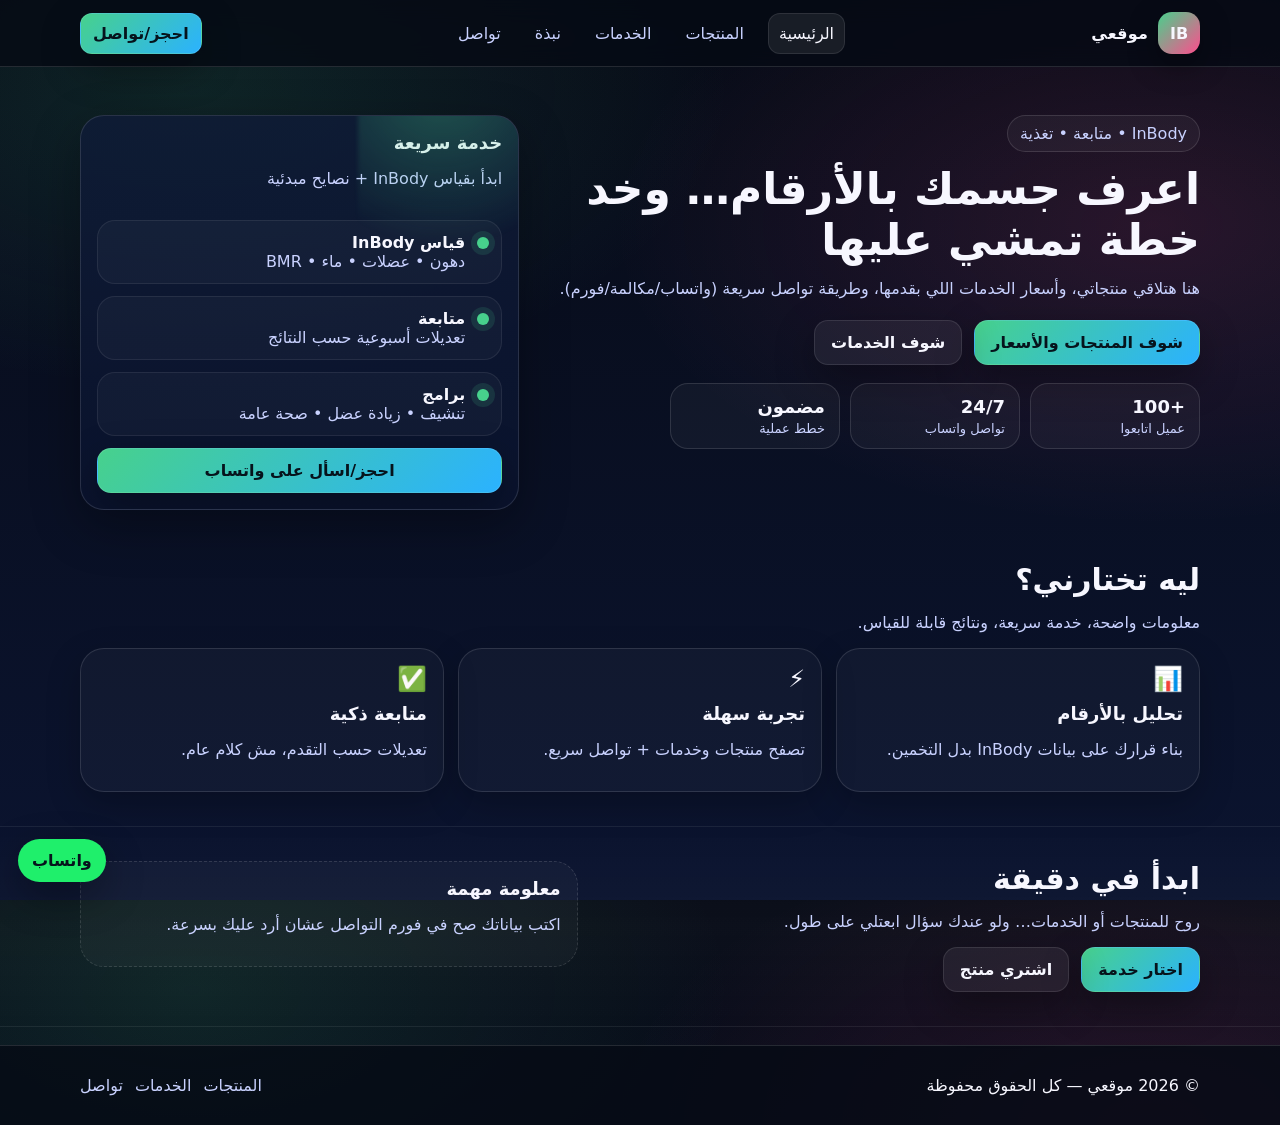
<file: index.html>
<!-- index.html -->
<!doctype html>
<html lang="ar" dir="rtl">
<head>
  <meta charset="UTF-8" />
  <meta name="viewport" content="width=device-width, initial-scale=1.0" />
  <title>موقعي | InBody & Nutrition</title>
  <link rel="stylesheet" href="styles.css" />
</head>
<body>
  <header class="topbar">
    <div class="container nav">
      <a class="brand" href="index.html">
        <span class="logo">IB</span>
        <span class="brandText">موقعي</span>
      </a>

      <nav class="links" aria-label="التنقل">
        <a class="active" href="index.html">الرئيسية</a>
        <a href="products.html">المنتجات</a>
        <a href="services.html">الخدمات</a>
        <a href="about.html">نبذة</a>
        <a href="contact.html">تواصل</a>
      </nav>

      <a class="btn btnSmall" href="contact.html">احجز/تواصل</a>
      <button class="burger" id="burger" aria-label="فتح القائمة">☰</button>
    </div>

    <div class="mobileMenu" id="mobileMenu">
      <a href="index.html">الرئيسية</a>
      <a href="products.html">المنتجات</a>
      <a href="services.html">الخدمات</a>
      <a href="about.html">نبذة</a>
      <a href="contact.html">تواصل</a>
    </div>
  </header>

  <main>
    <section class="hero">
      <div class="container heroGrid">
        <div>
          <p class="badge">InBody • متابعة • تغذية</p>
          <h1 class="h1">اعرف جسمك بالأرقام… وخد خطة تمشي عليها</h1>
          <p class="lead">
            هنا هتلاقي منتجاتي، وأسعار الخدمات اللي بقدمها، وطريقة تواصل سريعة (واتساب/مكالمة/فورم).
          </p>

          <div class="ctaRow">
            <a class="btn" href="products.html">شوف المنتجات والأسعار</a>
            <a class="btn btnGhost" href="services.html">شوف الخدمات</a>
          </div>

          <div class="miniStats">
            <div class="stat">
              <div class="statNum">+100</div>
              <div class="statLbl">عميل اتابعوا</div>
            </div>
            <div class="stat">
              <div class="statNum">24/7</div>
              <div class="statLbl">تواصل واتساب</div>
            </div>
            <div class="stat">
              <div class="statNum">مضمون</div>
              <div class="statLbl">خطط عملية</div>
            </div>
          </div>
        </div>

        <div class="heroCard">
          <div class="glow"></div>
          <div class="cardHead">
            <h3 class="h3">خدمة سريعة</h3>
            <p class="muted">ابدأ بقياس InBody + نصايح مبدئية</p>
          </div>

          <div class="cardBody">
            <div class="feature">
              <span class="dot"></span>
              <div>
                <div class="fTitle">قياس InBody</div>
                <div class="muted">دهون • عضلات • ماء • BMR</div>
              </div>
            </div>

            <div class="feature">
              <span class="dot"></span>
              <div>
                <div class="fTitle">متابعة</div>
                <div class="muted">تعديلات أسبوعية حسب النتائج</div>
              </div>
            </div>

            <div class="feature">
              <span class="dot"></span>
              <div>
                <div class="fTitle">برامج</div>
                <div class="muted">تنشيف • زيادة عضل • صحة عامة</div>
              </div>
            </div>

            <a class="btn btnWide" href="contact.html">احجز/اسأل على واتساب</a>
          </div>
        </div>
      </div>
    </section>

    <section class="section">
      <div class="container">
        <div class="sectionHead">
          <h2 class="h2">ليه تختارني؟</h2>
          <p class="muted">معلومات واضحة، خدمة سريعة، ونتائج قابلة للقياس.</p>
        </div>

        <div class="grid3">
          <div class="card">
            <div class="icon">📊</div>
            <h3 class="h3">تحليل بالأرقام</h3>
            <p class="muted">بناء قرارك على بيانات InBody بدل التخمين.</p>
          </div>
          <div class="card">
            <div class="icon">⚡</div>
            <h3 class="h3">تجربة سهلة</h3>
            <p class="muted">تصفح منتجات وخدمات + تواصل سريع.</p>
          </div>
          <div class="card">
            <div class="icon">✅</div>
            <h3 class="h3">متابعة ذكية</h3>
            <p class="muted">تعديلات حسب التقدم، مش كلام عام.</p>
          </div>
        </div>
      </div>
    </section>

    <section class="section alt">
      <div class="container">
        <div class="split">
          <div>
            <h2 class="h2">ابدأ في دقيقة</h2>
            <p class="muted">روح للمنتجات أو الخدمات… ولو عندك سؤال ابعتلي على طول.</p>
            <div class="ctaRow">
              <a class="btn" href="services.html">اختار خدمة</a>
              <a class="btn btnGhost" href="products.html">اشتري منتج</a>
            </div>
          </div>
          <div class="note">
            <h3 class="h3">معلومة مهمة</h3>
            <p class="muted">اكتب بياناتك صح في فورم التواصل عشان أرد عليك بسرعة.</p>
          </div>
        </div>
      </div>
    </section>
  </main>

  <a class="waFloat" href="https://wa.me/201000993007" target="_blank" rel="noopener" aria-label="واتساب">
    <span>واتساب</span>
  </a>

  <footer class="footer">
    <div class="container foot">
      <p>© <span id="year"></span> موقعي — كل الحقوق محفوظة</p>
      <div class="footLinks">
        <a href="products.html">المنتجات</a>
        <a href="services.html">الخدمات</a>
        <a href="contact.html">تواصل</a>
      </div>
    </div>
  </footer>

  <script src="main.js"></script>
</body>

</html>
</file>
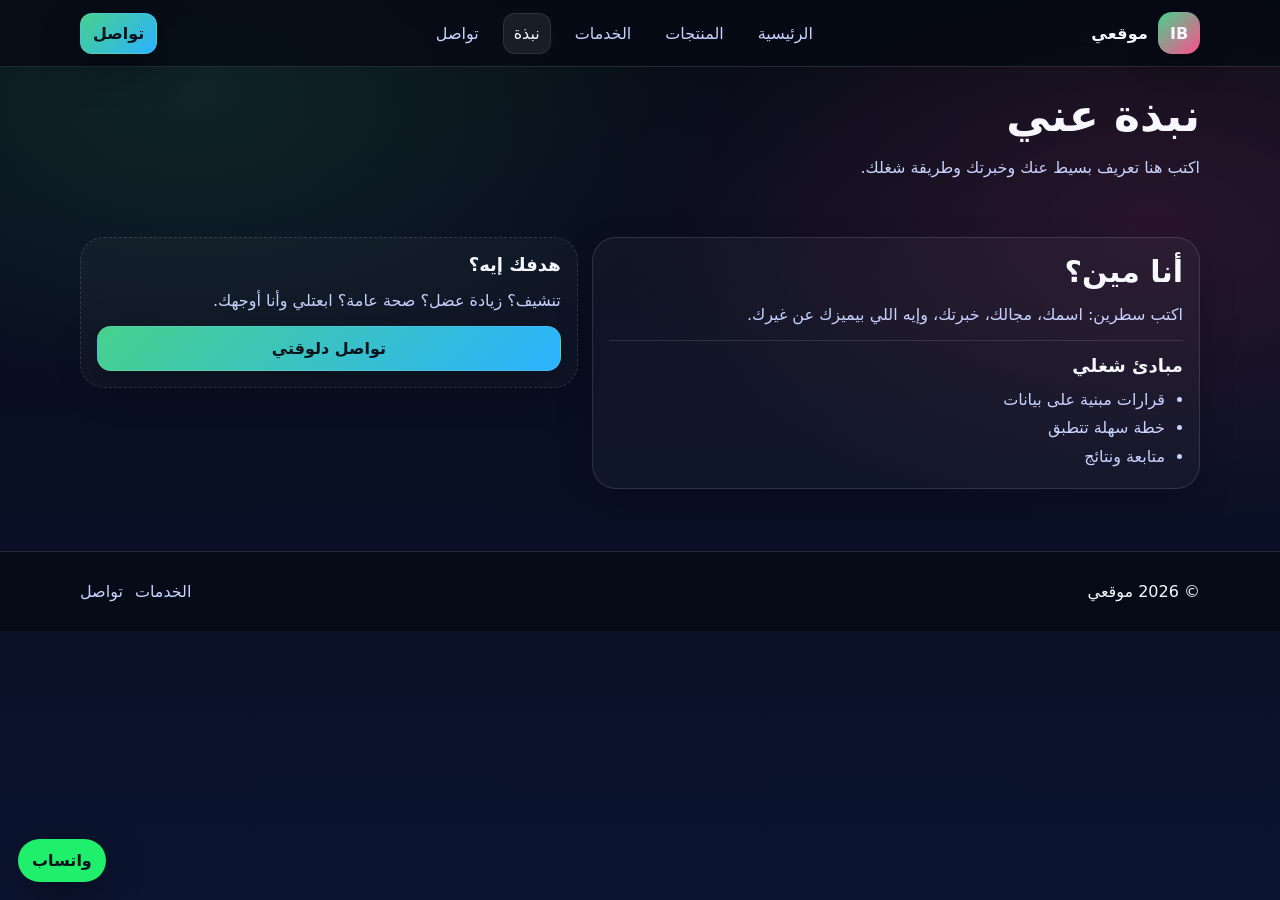
<file: about.html>
<!-- about.html -->
<!doctype html>
<html lang="ar" dir="rtl">
<head>
  <meta charset="UTF-8" />
  <meta name="viewport" content="width=device-width, initial-scale=1.0" />
  <title>نبذة | موقعي</title>
  <link rel="stylesheet" href="styles.css" />
</head>
<body>
  <header class="topbar">
    <div class="container nav">
      <a class="brand" href="index.html"><span class="logo">IB</span><span class="brandText">موقعي</span></a>
      <nav class="links">
        <a href="index.html">الرئيسية</a>
        <a href="products.html">المنتجات</a>
        <a href="services.html">الخدمات</a>
        <a class="active" href="about.html">نبذة</a>
        <a href="contact.html">تواصل</a>
      </nav>
      <a class="btn btnSmall" href="contact.html">تواصل</a>
      <button class="burger" id="burger" aria-label="فتح القائمة">☰</button>
    </div>
    <div class="mobileMenu" id="mobileMenu">
      <a href="index.html">الرئيسية</a>
      <a href="products.html">المنتجات</a>
      <a href="services.html">الخدمات</a>
      <a href="about.html">نبذة</a>
      <a href="contact.html">تواصل</a>
    </div>
  </header>

  <main class="page">
    <section class="pageHead">
      <div class="container">
        <h1 class="h1">نبذة عني</h1>
        <p class="muted">اكتب هنا تعريف بسيط عنك وخبرتك وطريقة شغلك.</p>
      </div>
    </section>

    <section class="section">
      <div class="container">
        <div class="split">
          <div class="card">
            <h2 class="h2">أنا مين؟</h2>
            <p class="muted">
              اكتب سطرين: اسمك، مجالك، خبرتك، وإيه اللي بيميزك عن غيرك.
            </p>
            <div class="hr"></div>
            <h3 class="h3">مبادئ شغلي</h3>
            <ul class="list">
              <li>قرارات مبنية على بيانات</li>
              <li>خطة سهلة تتطبق</li>
              <li>متابعة ونتائج</li>
            </ul>
          </div>

          <div class="note">
            <h3 class="h3">هدفك إيه؟</h3>
            <p class="muted">تنشيف؟ زيادة عضل؟ صحة عامة؟ ابعتلي وأنا أوجهك.</p>
            <a class="btn btnWide" href="contact.html">تواصل دلوقتي</a>
          </div>
        </div>
      </div>
    </section>
  </main>

  <a class="waFloat" href="https://wa.me/201000000000" target="_blank" rel="noopener"><span>واتساب</span></a>

  <footer class="footer">
    <div class="container foot">
      <p>© <span id="year"></span> موقعي</p>
      <div class="footLinks">
        <a href="services.html">الخدمات</a>
        <a href="contact.html">تواصل</a>
      </div>
    </div>
  </footer>

  <script src="main.js"></script>
</body>
</html>
</file>
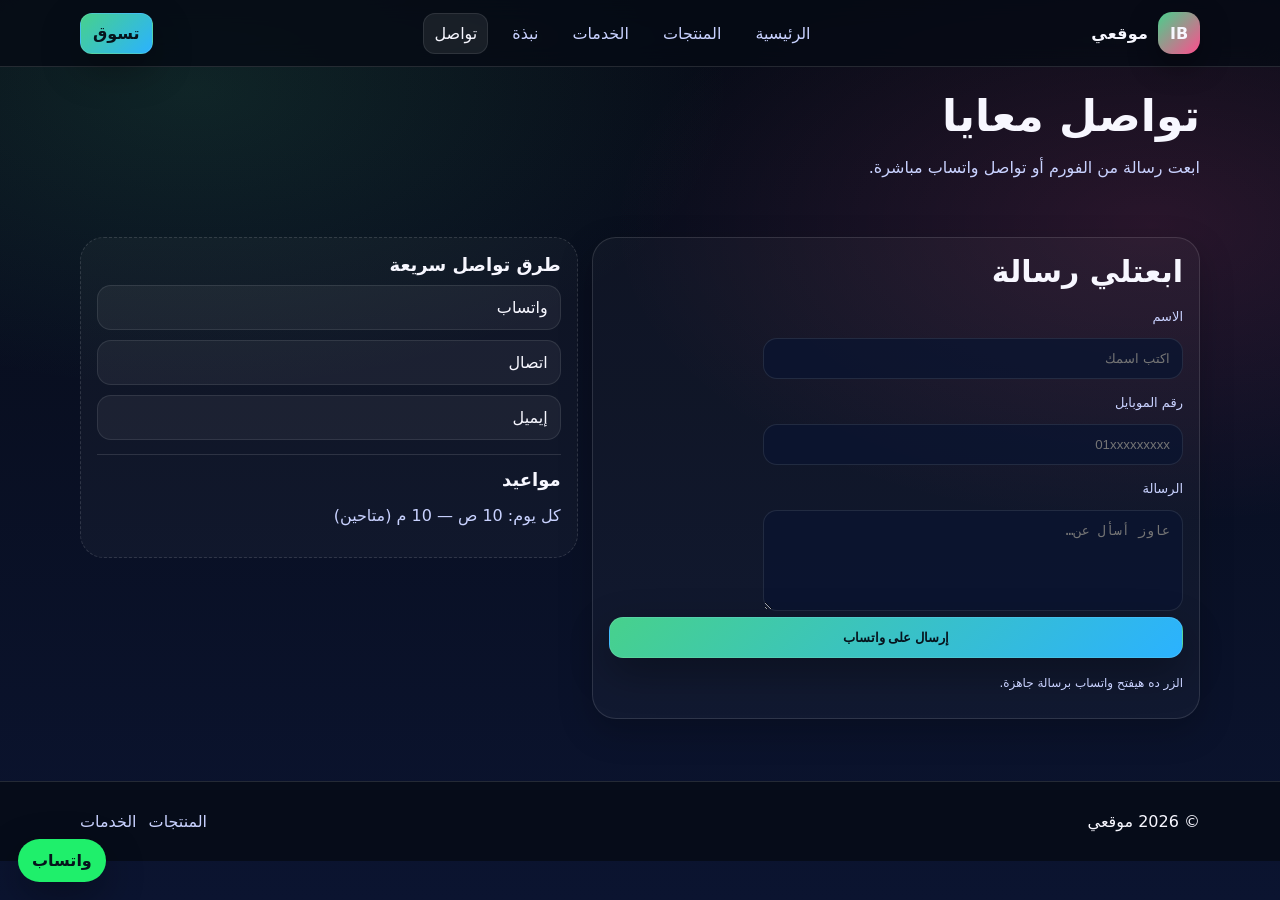
<file: contact.html>
<!-- contact.html -->
<!doctype html>
<html lang="ar" dir="rtl">
<head>
  <meta charset="UTF-8" />
  <meta name="viewport" content="width=device-width, initial-scale=1.0" />
  <title>تواصل | موقعي</title>
  <link rel="stylesheet" href="styles.css" />
</head>
<body>
  <header class="topbar">
    <div class="container nav">
      <a class="brand" href="index.html"><span class="logo">IB</span><span class="brandText">موقعي</span></a>
      <nav class="links">
        <a href="index.html">الرئيسية</a>
        <a href="products.html">المنتجات</a>
        <a href="services.html">الخدمات</a>
        <a href="about.html">نبذة</a>
        <a class="active" href="contact.html">تواصل</a>
      </nav>
      <a class="btn btnSmall" href="products.html">تسوق</a>
      <button class="burger" id="burger" aria-label="فتح القائمة">☰</button>
    </div>
    <div class="mobileMenu" id="mobileMenu">
      <a href="index.html">الرئيسية</a>
      <a href="products.html">المنتجات</a>
      <a href="services.html">الخدمات</a>
      <a href="about.html">نبذة</a>
      <a href="contact.html">تواصل</a>
    </div>
  </header>

  <main class="page">
    <section class="pageHead">
      <div class="container">
        <h1 class="h1">تواصل معايا</h1>
        <p class="muted">ابعت رسالة من الفورم أو تواصل واتساب مباشرة.</p>
      </div>
    </section>

    <section class="section">
      <div class="container">
        <div class="split">
          <div class="card">
            <h2 class="h2">ابعتلي رسالة</h2>

            <!-- فورم بسيط (بدون باك اند) -->
            <form class="form" onsubmit="return openWhatsAppMessage(event)">
              <label class="lbl">الاسم</label>
              <input class="input" id="name" required placeholder="اكتب اسمك" />

              <label class="lbl">رقم الموبايل</label>
              <input class="input" id="phone" required placeholder="01xxxxxxxxx" />

              <label class="lbl">الرسالة</label>
              <textarea class="input" id="msg" rows="5" required placeholder="عاوز أسأل عن…"></textarea>

              <button class="btn btnWide" type="submit">إرسال على واتساب</button>
              <p class="muted tiny">الزر ده هيفتح واتساب برسالة جاهزة.</p>
            </form>
          </div>

          <div class="note">
            <h3 class="h3">طرق تواصل سريعة</h3>
            <div class="contactBox">
              <a class="contactLink" href="https://wa.me/201000993007" target="_blank" rel="noopener">واتساب</a>
              <a class="contactLink" href="tel:+201000993007">اتصال</a>
              <a class="contactLink" href="abdo3007@email.com">إيميل</a>
            </div>

            <div class="hr"></div>

            <h3 class="h3">مواعيد</h3>
            <p class="muted">كل يوم: 10 ص — 10 م (متاحين)</p>
          </div>
        </div>
      </div>
    </section>
  </main>

  <a class="waFloat" href="https://wa.me/201000993007" target="_blank" rel="noopener"><span>واتساب</span></a>

  <footer class="footer">
    <div class="container foot">
      <p>© <span id="year"></span> موقعي</p>
      <div class="footLinks">
        <a href="products.html">المنتجات</a>
        <a href="services.html">الخدمات</a>
      </div>
    </div>
  </footer>

  <script src="main.js"></script>
</body>
</html>
</file>
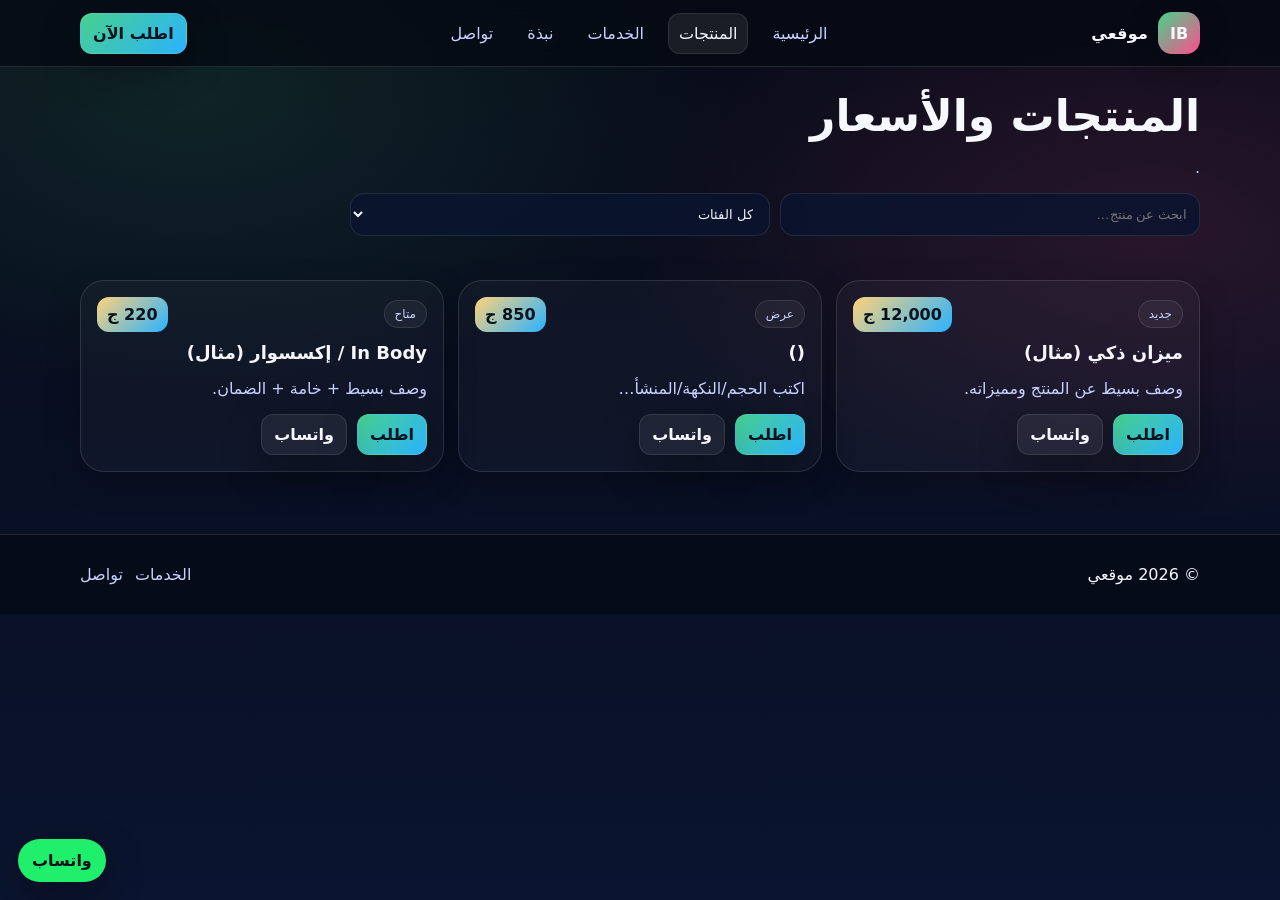
<file: products.html>
<!-- products.html -->
<!doctype html>
<html lang="ar" dir="rtl">
<head>
  <meta charset="UTF-8" />
  <meta name="viewport" content="width=device-width, initial-scale=1.0" />
  <title>المنتجات | موقعي</title>
  <link rel="stylesheet" href="styles.css" />
</head>
<body>
  <header class="topbar">
    <div class="container nav">
      <a class="brand" href="index.html"><span class="logo">IB</span><span class="brandText">موقعي</span></a>
      <nav class="links">
        <a href="index.html">الرئيسية</a>
        <a class="active" href="products.html">المنتجات</a>
        <a href="services.html">الخدمات</a>
        <a href="about.html">نبذة</a>
        <a href="contact.html">تواصل</a>
      </nav>
      <a class="btn btnSmall" href="contact.html">اطلب الآن</a>
      <button class="burger" id="burger" aria-label="فتح القائمة">☰</button>
    </div>
    <div class="mobileMenu" id="mobileMenu">
      <a href="index.html">الرئيسية</a>
      <a href="products.html">المنتجات</a>
      <a href="services.html">الخدمات</a>
      <a href="about.html">نبذة</a>
      <a href="contact.html">تواصل</a>
    </div>
  </header>

  <main class="page">
    <section class="pageHead">
      <div class="container">
        <h1 class="h1">المنتجات والأسعار</h1>
        <p class="muted">.</p>

        <div class="filters">
          <input class="input" id="search" type="search" placeholder="ابحث عن منتج…" />
          <select class="input" id="category">
            <option value="all">كل الفئات</option>
            <option value="device">أجهزة</option>
            <option value="supp"></option>
            <option value="acc">إكسسوارات</option>
          </select>
        </div>
      </div>
    </section>

    <section class="section">
      <div class="container">
        <div class="grid3" id="productsGrid">

          <article class="card product" data-cat="device">
            <div class="productTop">
              <div class="pill">جديد</div>
              <div class="price">12,000 ج</div>
            </div>
            <h3 class="h3">ميزان ذكي (مثال)</h3>
            <p class="muted">وصف بسيط عن المنتج ومميزاته.</p>
            <div class="row">
              <a class="btn btnSmall" href="contact.html">اطلب</a>
              <a class="btn btnSmall btnGhost" href="https://wa.me/201000000000" target="_blank" rel="noopener">واتساب</a>
            </div>
          </article>

          <article class="card product" data-cat="supp">
            <div class="productTop">
              <div class="pill">عرض</div>
              <div class="price">850 ج</div>
            </div>
            <h3 class="h3"> ()</h3>
            <p class="muted">اكتب الحجم/النكهة/المنشأ…</p>
            <div class="row">
              <a class="btn btnSmall" href="contact.html">اطلب</a>
              <a class="btn btnSmall btnGhost" href="https://wa.me/201000000000" target="_blank" rel="noopener">واتساب</a>
            </div>
          </article>

          <article class="card product" data-cat="acc">
            <div class="productTop">
              <div class="pill">متاح</div>
              <div class="price">220 ج</div>
            </div>
            <h3 class="h3">In Body / إكسسوار (مثال)</h3>
            <p class="muted">وصف بسيط + خامة + الضمان.</p>
            <div class="row">
              <a class="btn btnSmall" href="contact.html">اطلب</a>
              <a class="btn btnSmall btnGhost" href="https://wa.me/201000000000" target="_blank" rel="noopener">واتساب</a>
            </div>
          </article>

        </div>
      </div>
    </section>
  </main>

  <a class="waFloat" href="https://wa.me/201000993007" target="_blank" rel="noopener"><span>واتساب</span></a>

  <footer class="footer">
    <div class="container foot">
      <p>© <span id="year"></span> موقعي</p>
      <div class="footLinks">
        <a href="services.html">الخدمات</a>
        <a href="contact.html">تواصل</a>
      </div>
    </div>
  </footer>

  <script src="main.js"></script>
</body>
</html>
</file>
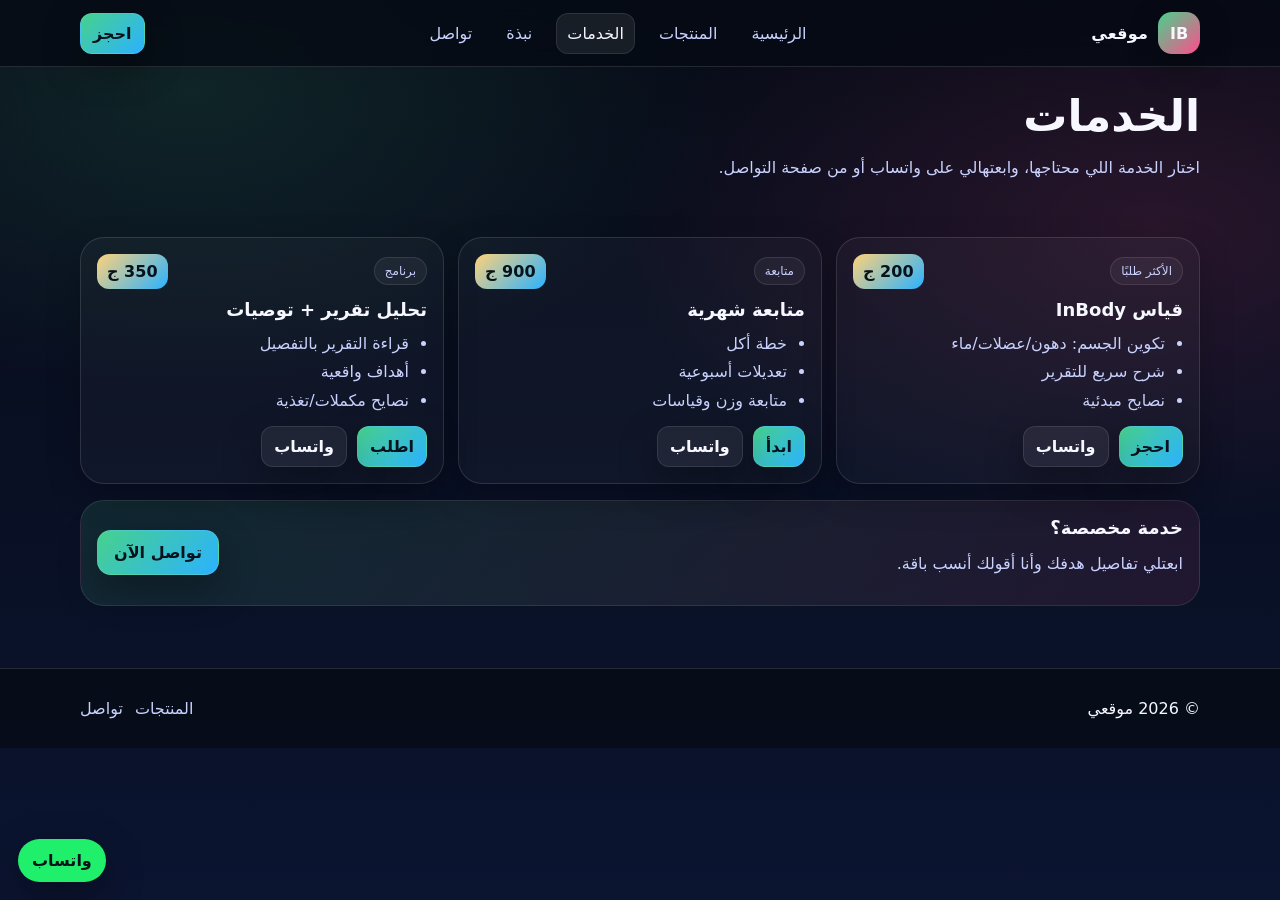
<file: services.html>
<!-- services.html -->
<!doctype html>
<html lang="ar" dir="rtl">
<head>
  <meta charset="UTF-8" />
  <meta name="viewport" content="width=device-width, initial-scale=1.0" />
  <title>الخدمات | موقعي</title>
  <link rel="stylesheet" href="styles.css" />
</head>
<body>
  <header class="topbar">
    <div class="container nav">
      <a class="brand" href="index.html"><span class="logo">IB</span><span class="brandText">موقعي</span></a>
      <nav class="links">
        <a href="index.html">الرئيسية</a>
        <a href="products.html">المنتجات</a>
        <a class="active" href="services.html">الخدمات</a>
        <a href="about.html">نبذة</a>
        <a href="contact.html">تواصل</a>
      </nav>
      <a class="btn btnSmall" href="contact.html">احجز</a>
      <button class="burger" id="burger" aria-label="فتح القائمة">☰</button>
    </div>
    <div class="mobileMenu" id="mobileMenu">
      <a href="index.html">الرئيسية</a>
      <a href="products.html">المنتجات</a>
      <a href="services.html">الخدمات</a>
      <a href="about.html">نبذة</a>
      <a href="contact.html">تواصل</a>
    </div>
  </header>

  <main class="page">
    <section class="pageHead">
      <div class="container">
        <h1 class="h1">الخدمات</h1>
        <p class="muted">اختار الخدمة اللي محتاجها، وابعتهالي على واتساب أو من صفحة التواصل.</p>
      </div>
    </section>

    <section class="section">
      <div class="container">
        <div class="grid3">

          <article class="card service">
            <div class="serviceTop">
              <div class="pill">الأكثر طلبًا</div>
              <div class="price">200 ج</div>
            </div>
            <h3 class="h3">قياس InBody</h3>
            <ul class="list">
              <li>تكوين الجسم: دهون/عضلات/ماء</li>
              <li>شرح سريع للتقرير</li>
              <li>نصايح مبدئية</li>
            </ul>
            <div class="row">
              <a class="btn btnSmall" href="contact.html">احجز</a>
              <a class="btn btnSmall btnGhost" href="https://wa.me/201000000000" target="_blank" rel="noopener">واتساب</a>
            </div>
          </article>

          <article class="card service">
            <div class="serviceTop">
              <div class="pill">متابعة</div>
              <div class="price">900 ج</div>
            </div>
            <h3 class="h3">متابعة شهرية</h3>
            <ul class="list">
              <li>خطة أكل</li>
              <li>تعديلات أسبوعية</li>
              <li>متابعة وزن وقياسات</li>
            </ul>
            <div class="row">
              <a class="btn btnSmall" href="contact.html">ابدأ</a>
              <a class="btn btnSmall btnGhost" href="https://wa.me/201000000000" target="_blank" rel="noopener">واتساب</a>
            </div>
          </article>

          <article class="card service">
            <div class="serviceTop">
              <div class="pill">برنامج</div>
              <div class="price">350 ج</div>
            </div>
            <h3 class="h3">تحليل تقرير + توصيات</h3>
            <ul class="list">
              <li>قراءة التقرير بالتفصيل</li>
              <li>أهداف واقعية</li>
              <li>نصايح مكملات/تغذية</li>
            </ul>
            <div class="row">
              <a class="btn btnSmall" href="contact.html">اطلب</a>
              <a class="btn btnSmall btnGhost" href="https://wa.me/201000000000" target="_blank" rel="noopener">واتساب</a>
            </div>
          </article>

        </div>

        <div class="banner">
          <div>
            <h3 class="h3">خدمة مخصصة؟</h3>
            <p class="muted">ابعتلي تفاصيل هدفك وأنا أقولك أنسب باقة.</p>
          </div>
          <a class="btn" href="contact.html">تواصل الآن</a>
        </div>
      </div>
    </section>
  </main>

  <a class="waFloat" href="https://wa.me/201000000000" target="_blank" rel="noopener"><span>واتساب</span></a>

  <footer class="footer">
    <div class="container foot">
      <p>© <span id="year"></span> موقعي</p>
      <div class="footLinks">
        <a href="products.html">المنتجات</a>
        <a href="contact.html">تواصل</a>
      </div>
    </div>
  </footer>

  <script src="main.js"></script>
</body>
</html>
</file>
<file: styles.css>
/* styles.css */
:root{
  --bg1:#070b16;
  --bg2:#0b1430;
  --card:#0f1b38cc;
  --txt:#f7f7ff;
  --muted:#c9d2ff;
  --line:#ffffff1f;
  --brand:#47d18c;
  --brand2:#7cf0b7;
  --pink:#ff4d8d;
  --warn:#ffd27a;
  --shadow: 0 16px 50px #00000055;
  --r:18px;
}

*{box-sizing:border-box}
html,body{height:100%}
body{
  margin:0;
  font-family: system-ui, -apple-system, "Segoe UI", Tahoma, Arial;
  color:var(--txt);
  background:
    radial-gradient(900px 500px at 15% 10%, #47d18c20, transparent 60%),
    radial-gradient(900px 500px at 90% 25%, #ff4d8d22, transparent 60%),
    linear-gradient(180deg, var(--bg1), var(--bg2));
}

a{color:inherit; text-decoration:none}
.container{width:min(1120px, 92%); margin-inline:auto}

.topbar{
  position:sticky; top:0; z-index:50;
  backdrop-filter: blur(12px);
  background: #060a14cc;
  border-bottom:1px solid var(--line);
}
.nav{
  display:flex; align-items:center; justify-content:space-between;
  padding:12px 0;
  gap:14px;
}
.brand{display:flex; align-items:center; gap:10px}
.logo{
  width:42px; height:42px; border-radius:14px;
  display:grid; place-items:center;
  background: linear-gradient(135deg, var(--brand), var(--pink));
  box-shadow: 0 10px 30px #00000066;
  font-weight:900;
}
.brandText{font-weight:800; letter-spacing:.2px}

.links{display:flex; gap:14px; align-items:center}
.links a{
  padding:10px 10px;
  border-radius:12px;
  color:var(--muted);
  transition: .2s ease;
}
.links a:hover{background:#ffffff10; color:var(--txt)}
.links a.active{background:#ffffff14; color:var(--txt); border:1px solid #ffffff18}

.burger{
  display:none;
  border:1px solid var(--line);
  background:#ffffff0d;
  color:var(--txt);
  border-radius:12px;
  padding:10px 12px;
}

.mobileMenu{
  display:none;
  border-top:1px solid var(--line);
  padding:10px 0;
}
.mobileMenu a{
  display:block;
  padding:12px 4%;
  color:var(--muted);
}
.mobileMenu a:hover{background:#ffffff0d; color:var(--txt)}

.btn{
  display:inline-flex; align-items:center; justify-content:center;
  gap:10px;
  padding:12px 16px;
  border-radius:14px;
  border:1px solid #ffffff1a;
  background: linear-gradient(135deg, #47d18c, #2bb2ff);
  color:#06131c;
  font-weight:800;
  box-shadow: 0 14px 40px #00000055;
  transition:.18s ease;
}
.btn:hover{transform: translateY(-1px); filter:saturate(1.08)}
.btn:active{transform: translateY(0px)}
.btnGhost{
  background:#ffffff10;
  color:var(--txt);
}
.btnSmall{padding:10px 12px; border-radius:12px; font-weight:800}
.btnWide{width:100%}

.hero{padding:48px 0 18px}
.heroGrid{
  display:grid;
  grid-template-columns: 1.2fr .8fr;
  gap:22px;
  align-items:stretch;
}
.badge{
  display:inline-flex;
  padding:8px 12px;
  border:1px solid var(--line);
  background:#ffffff0b;
  border-radius:999px;
  color:var(--muted);
  margin:0 0 12px;
}
.h1{font-size: clamp(28px, 4vw, 44px); margin:0 0 10px; line-height:1.15}
.h2{font-size: clamp(22px, 2.6vw, 30px); margin:0 0 10px}
.h3{font-size: 18px; margin:0 0 8px}
.lead{color:var(--muted); line-height:1.8; margin:0 0 16px}

.ctaRow{display:flex; gap:12px; flex-wrap:wrap}

.miniStats{
  display:flex; gap:10px; flex-wrap:wrap;
  margin-top:18px;
}
.stat{
  min-width: 170px;
  padding:12px 14px;
  border:1px solid var(--line);
  background:#ffffff0a;
  border-radius: var(--r);
}
.statNum{font-weight:900; font-size:18px}
.statLbl{color:var(--muted); font-size:13px; margin-top:4px}

.heroCard{
  position:relative;
  border:1px solid var(--line);
  background: linear-gradient(180deg, #0f1b38cc, #0b1430cc);
  border-radius: calc(var(--r) + 6px);
  overflow:hidden;
  box-shadow: var(--shadow);
}
.glow{
  position:absolute; inset:-120px -120px auto auto;
  width:280px; height:280px;
  background: radial-gradient(circle at 30% 30%, #47d18c55, transparent 60%);
  filter: blur(2px);
}
.cardHead{padding:16px 16px 0}
.cardBody{padding:16px; display:grid; gap:12px}
.feature{
  display:flex; gap:12px; align-items:flex-start;
  padding:12px;
  border-radius: var(--r);
  border:1px solid #ffffff14;
  background:#ffffff08;
}
.dot{
  width:12px; height:12px; border-radius:999px;
  background: var(--brand);
  margin-top:4px;
  box-shadow: 0 0 0 6px #47d18c22;
}
.fTitle{font-weight:900}
.muted{color:var(--muted)}
.tiny{font-size:12px}

.section{padding:34px 0}
.section.alt{
  background: linear-gradient(180deg, transparent, #ffffff05, transparent);
  border-top:1px solid #ffffff12;
  border-bottom:1px solid #ffffff12;
}
.sectionHead{margin-bottom:16px}

.grid3{
  display:grid;
  grid-template-columns: repeat(3, 1fr);
  gap:14px;
}
.card{
  border:1px solid var(--line);
  background:#ffffff08;
  border-radius: calc(var(--r) + 6px);
  padding:16px;
  box-shadow: 0 12px 34px #0000003a;
}
.icon{font-size:24px; margin-bottom:10px}

.page{padding-bottom:10px}
.pageHead{padding:24px 0 10px}
.filters{
  display:flex; gap:10px; flex-wrap:wrap;
  margin-top:12px;
}
.input{
  width:min(420px, 100%);
  padding:12px 12px;
  border-radius:14px;
  border:1px solid #ffffff18;
  background:#0b1430cc;
  color:var(--txt);
  outline:none;
}
.input:focus{border-color:#47d18c88; box-shadow: 0 0 0 4px #47d18c22}
.lbl{display:block; margin:10px 0 8px; color:var(--muted); font-size:13px}
.form{display:grid; gap:6px}

.row{display:flex; gap:10px; align-items:center; flex-wrap:wrap; margin-top:10px}
.list{margin:10px 0 0; padding:0 18px; color:var(--muted); line-height:1.8}
.hr{height:1px; background:var(--line); margin:14px 0}

.productTop,.serviceTop{
  display:flex; align-items:center; justify-content:space-between; gap:10px;
  margin-bottom:10px;
}
.pill{
  padding:6px 10px;
  border-radius:999px;
  border:1px solid #ffffff1a;
  background:#ffffff0d;
  color:var(--muted);
  font-size:12px;
}
.price{
  font-weight:900;
  color:#06131c;
  background: linear-gradient(135deg, var(--warn), #2bb2ff);
  padding:8px 10px;
  border-radius:12px;
}

.split{
  display:grid;
  grid-template-columns: 1.1fr .9fr;
  gap:14px;
  align-items:start;
}
.note{
  border:1px dashed #ffffff22;
  background:#ffffff08;
  border-radius: calc(var(--r) + 6px);
  padding:16px;
}
.contactBox{display:grid; gap:10px; margin-top:10px}
.contactLink{
  display:block;
  padding:12px 12px;
  border-radius:14px;
  background:#ffffff0d;
  border:1px solid #ffffff18;
  color:var(--txt);
}
.contactLink:hover{background:#ffffff12}

.banner{
  margin-top:16px;
  border:1px solid #ffffff18;
  background: linear-gradient(135deg, #47d18c22, #ff4d8d18);
  border-radius: calc(var(--r) + 6px);
  padding:16px;
  display:flex; align-items:center; justify-content:space-between; gap:12px;
}

.waFloat{
  position:fixed; left:18px; bottom:18px; z-index:60;
  background: #1fef6b;
  color:#06131c;
  padding:12px 14px;
  border-radius: 999px;
  font-weight:900;
  box-shadow: 0 14px 40px #00000055;
}
.footer{
  border-top:1px solid var(--line);
  background:#060a14cc;
  margin-top:18px;
}
.foot{display:flex; justify-content:space-between; align-items:center; gap:10px; padding:14px 0; flex-wrap:wrap}
.footLinks{display:flex; gap:12px}
.footLinks a{color:var(--muted)}
.footLinks a:hover{color:var(--txt)}

@media (max-width: 900px){
  .heroGrid{grid-template-columns:1fr}
  .grid3{grid-template-columns:1fr}
  .split{grid-template-columns:1fr}
  .links{display:none}
  .burger{display:inline-flex}
}
</file>
